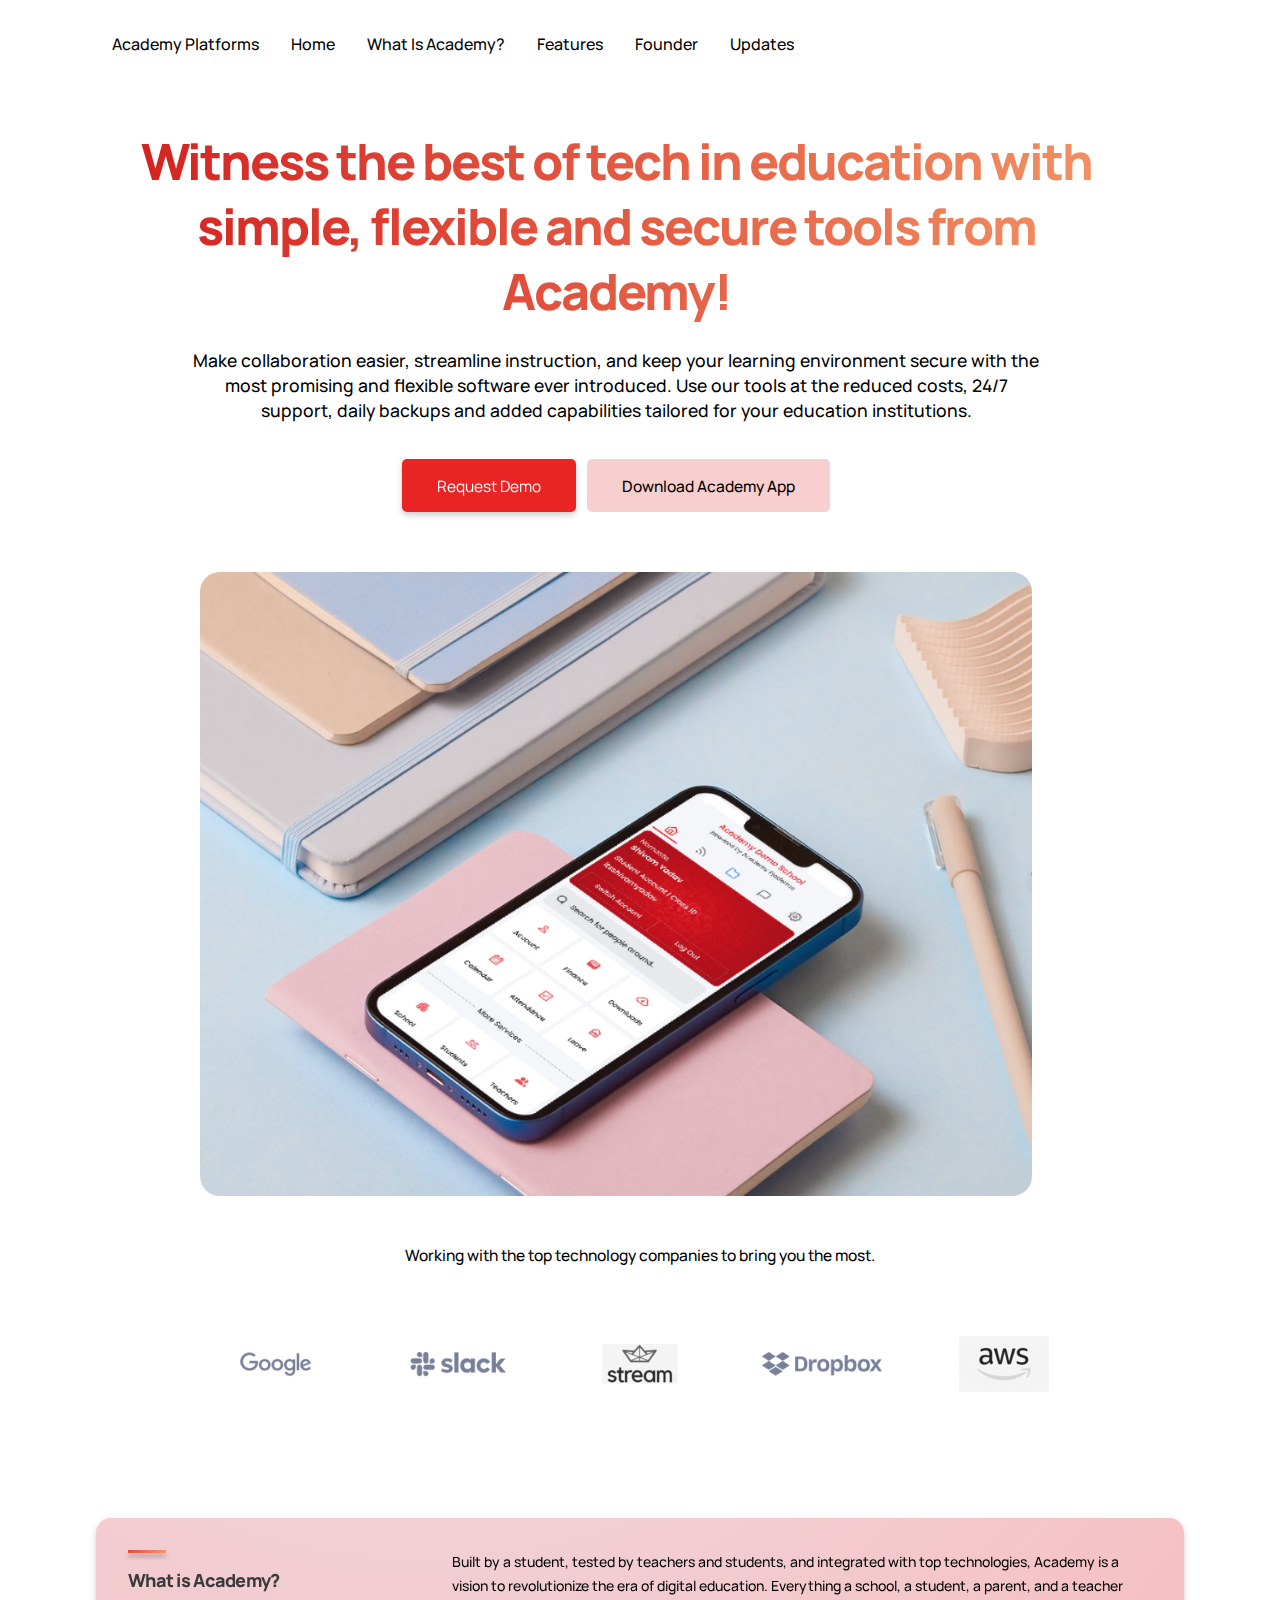
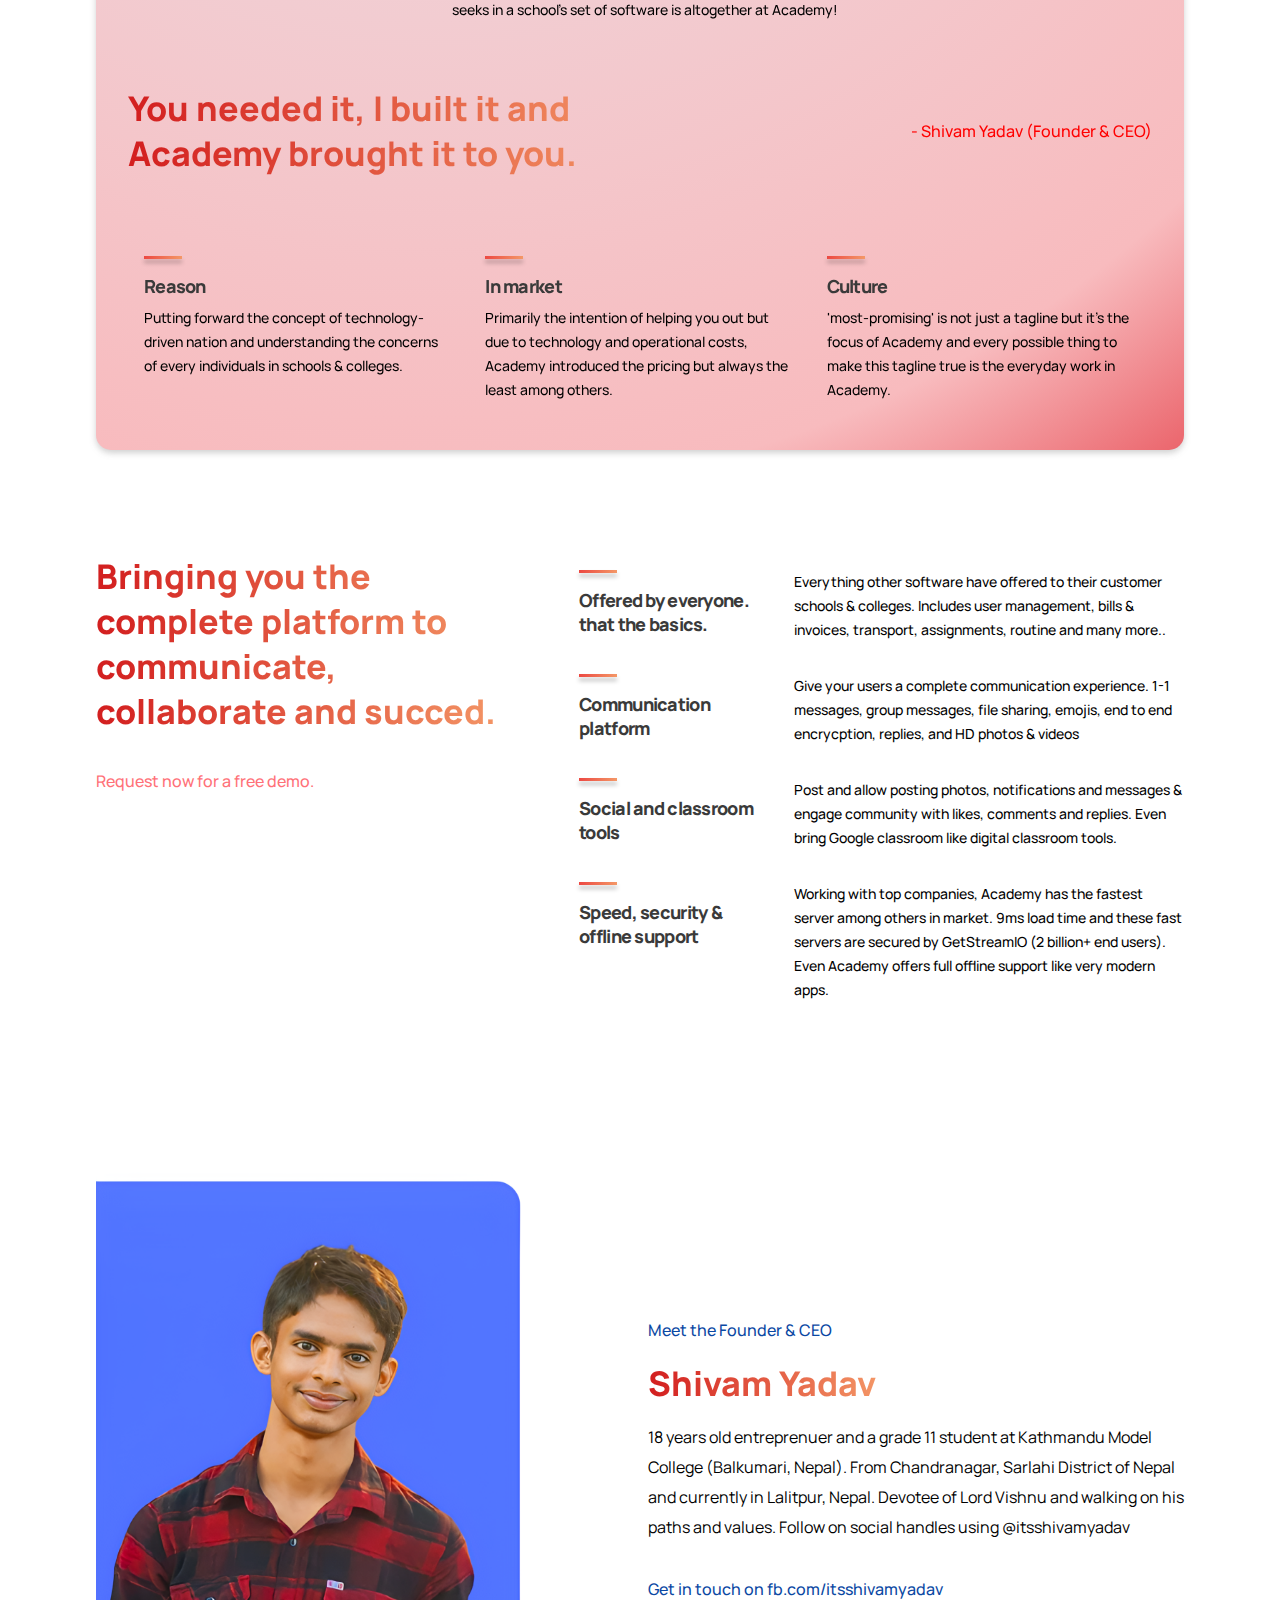
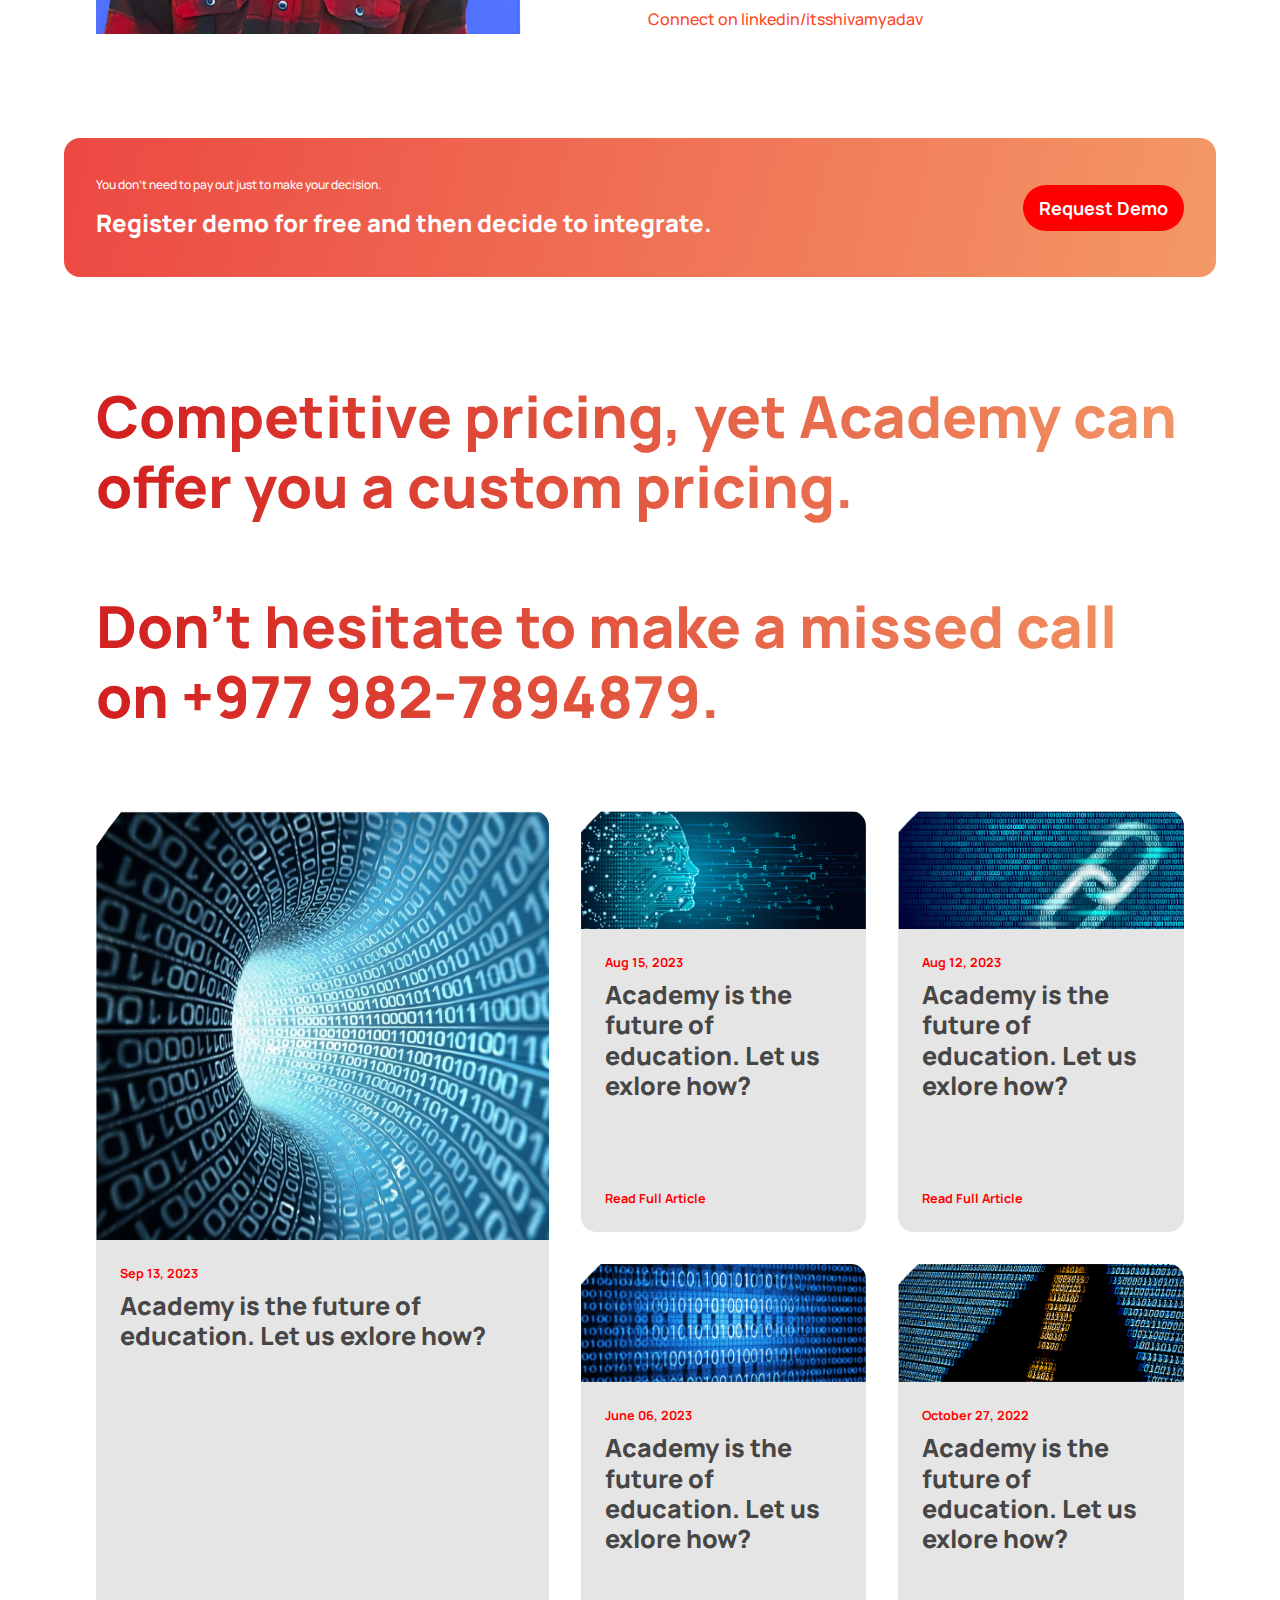
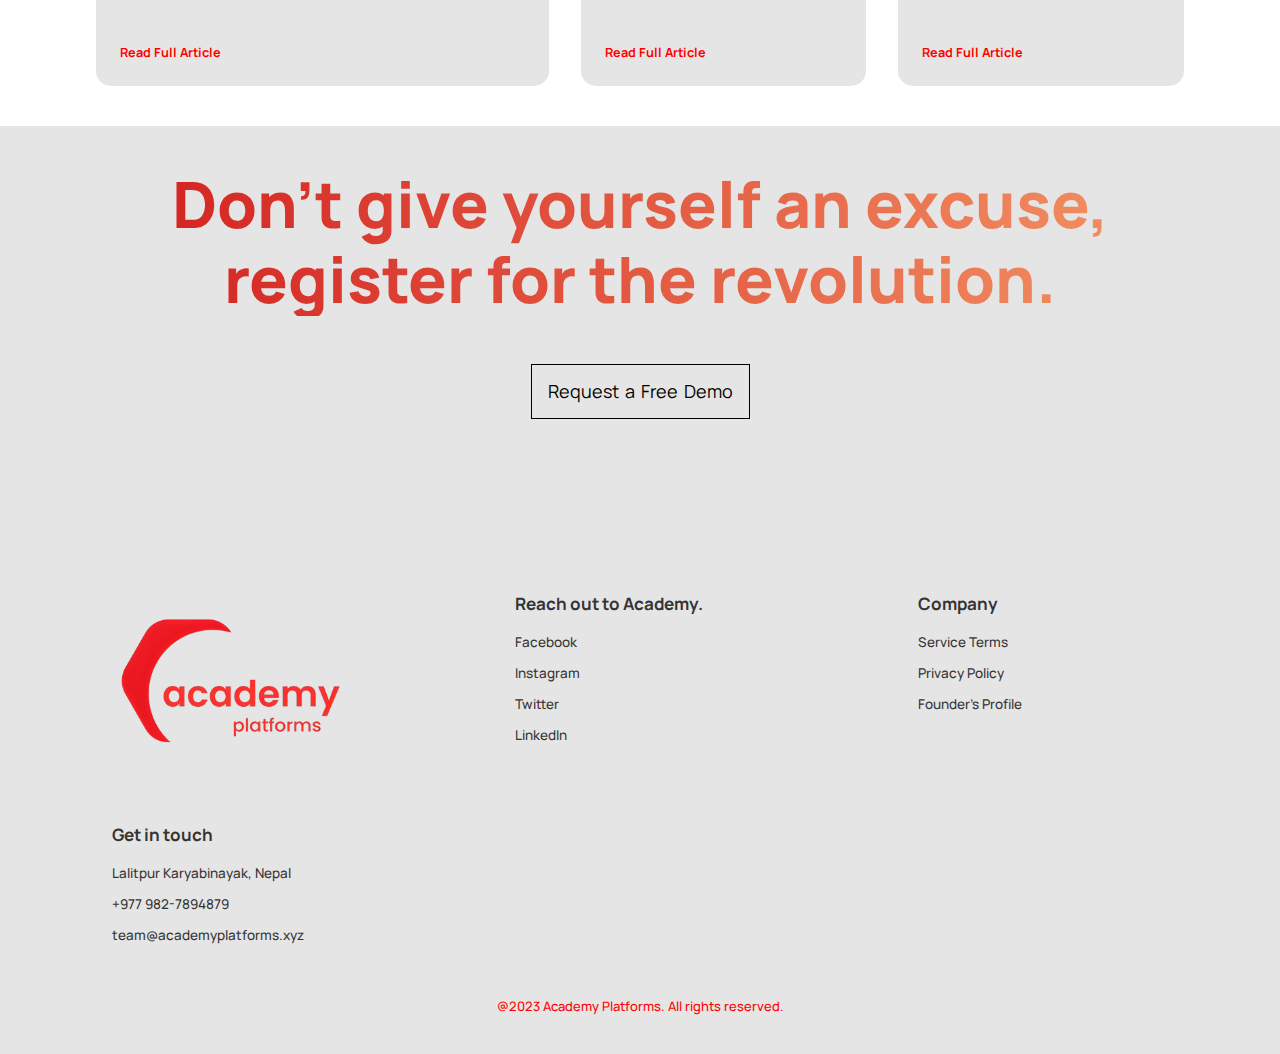
<file: index.html>
<!doctype html><html lang="en"><head><meta charset="utf-8"/><link rel="icon" href="/favicon.ico"/><meta name="viewport" content="width=device-width,initial-scale=1"/><meta name="theme-color" content="#000000"/><meta name="description" content="Witness the best of technology in education with the most promising cloud based solution. Power your educational institutions using the powerful and the flexible tools and features from Academy. Connect to your success partner now."/><link rel="apple-touch-icon" href="/logo192.png"/><link rel="manifest" href="/manifest.json"/><title>Academy | School Management Software</title><script defer="defer" src="/static/js/main.22419c87.js"></script><link href="/static/css/main.a9fc43a4.css" rel="stylesheet"></head><body><div id="root"></div></body></html>
</file>
<file: static/css/main.a9fc43a4.css>
@import url(https://fonts.googleapis.com/css2?family=Manrope:wght@200;300;400;500;600;700;800&display=swap);.academy__blog-container_article{background:#e6e5e5;border-radius:15px;display:flex;flex-direction:column;height:100%;width:100%}.academy__blog-container_article-image{background:var(--color-bg);height:100%;width:100%}.academy__blog-container_article-image img{border-radius:15px 15px 0 0;height:100%;width:100%}.academy__blog-container_article-content{display:flex;flex-direction:column;height:100%;justify-content:space-between;padding:1rem 1.5rem}.academy__blog-container_article-content p{color:red;font-family:var(--font-family);font-size:12.65px;font-weight:700;line-height:35px}.academy__blog-container_article-content h3{color:#464646;cursor:pointer;font-family:var(--font-family);font-size:25.11px;font-weight:800;line-height:30.3px;margin-bottom:5rem}.academy__blog-container_article-content p:last-child{cursor:pointer}@media screen and (max-width:550px){.academy__blog-container_article-content h3{font-size:18px;line-height:25p}}.academy__blog{display:flex;flex-direction:column}.academy__blog-heading{margin-bottom:5rem;text-align:left;width:100%}.academy__blog-heading h1{font-family:var(--font-family);font-size:58px;font-weight:800;line-height:70px}.academy__blog-container{display:flex;flex-direction:row}.academy__blog-container_groupA{flex:0.75 1;margin-right:2rem}.academy__blog-container_groupB{grid-gap:2rem;display:grid;flex:1 1;grid-template-columns:repeat(2,1fr)}@media screen and (max-width:990px){.academy__blog-container{flex-direction:column-reverse}.academy__blog-container_groupA{margin:2rem 0}.academy__blog-container_groupA .academy__blog-container_article{width:48%}.academy__blog-container_groupA .academy__blog-container_article-image{height:250px}}@media screen and (max-width:700px){.academy__blog-container_groupB{grid-template-columns:repeat(1,1fr)}.academy__blog-container_groupA .academy__blog-container_article{width:100%}.academy__blog-heading h1{font-size:46px;line-height:52px}}@media screen and (max-width:550px){.academy__blog-heading h1{font-size:34px;line-height:42px}}.academy__features-container__feature{align-items:flex-start;display:flex;flex-direction:row;justify-content:space-between;margin:1rem;width:100%}.academy__features-container__feature-title{flex:1 1;margin-right:2rem;max-width:180px}.academy__features-container__feature-title h1{color:#3a3a3a;font-family:var(--font-family);font-size:18px;font-weight:800;letter-spacing:-.04em;line-height:24px;margin-top:15px}.academy__features-container__feature-title div{background:var(--gradient-bar);box-shadow:0 4px 4px rgba(0,0,0,.25);height:3px;margin-bottom:.25rem;width:38px}.academy__features-container_feature-text{display:flex;flex:2 1;max-width:390px}.academy__features-container_feature-text p{color:var(--color-text);font-family:var(--font-family);font-size:14px;font-weight:500;line-height:24px}@media screen and (max-width:550px){.academy__features-container__feature-title h1{font-size:14px;line-height:22px}.academy__features-container_feature-text p{font-size:12px;line-height:20px}.academy__features-container__feature{margin:1rem 0}}.academy__features{display:flex;flex-direction:row;justify-content:space-between;width:100%}.academy__features-heading{align-items:flex-start;display:flex;flex:1 1;flex-direction:column;justify-content:flex-start;margin-right:5rem;text-align:left}.academy__features-heading h1{font-family:var(--font-family);font-size:34px;font-weight:800;line-height:45px}.academy__features-heading p{color:var(--color-subtext);cursor:pointer;font-family:var(--font-family);font-size:16px;font-weight:500;line-height:30px;margin-top:2rem}.academy__features-container{align-items:center;display:flex;flex:1.5 1;flex-direction:column;justify-content:flex-start}@media screen and (max-width:990px){.academy__features{flex-direction:column}.academy__features-heading{margin:0 0 2rem}}@media screen and (max-width:550px){.academy__features-heading h1{font-size:28px;line-height:38px}}.academy__footer{align-items:center;background:#e6e5e5;display:flex;flex-direction:column;justify-content:center}.academy__footer-heading{margin-bottom:3rem;text-align:center;width:100%}.academy__footer-heading h1{font-family:var(--font-family);font-size:64px;font-weight:800;line-height:75px}.academy__footer-btn{align-items:center;border:1px solid #000;cursor:pointer;display:flex;justify-content:center;margin-bottom:10rem;padding:1rem;text-align:center}.academy__footer-btn a,.academy__footer-btn p{color:#000;font-family:var(--font-family);font-size:18px;line-height:21px;word-spacing:2px}.academy__footer-links{align-items:flex-start;display:flex;flex-direction:row;flex-wrap:wrap;justify-content:space-between;text-align:left;width:100%}.academy__footer-links div{margin:1rem;width:250px}.academy__footer-links_logo{display:flex;flex-direction:column}.academy__footer-links_logo img{height:100%;margin-bottom:1rem;width:100%}.academy__footer-links_logo p{color:#000;font-family:var(--font-family);font-size:16px;line-height:18px}.academy__footer-links_div{display:flex;flex-direction:column;justify-content:flex-start}.academy__footer-links_div h4{color:#333;font-family:var(--font-family);font-size:17px;line-height:18px;margin-bottom:.9rem}.academy__footer-links_div p{color:#333}.academy__footer-links_div a,.academy__footer-links_div p{cursor:pointer;font-family:var(--font-family);font-size:13.5px;line-height:15px;margin:.5rem 0}.academy__footer-links_div a{color:#353535;font-weight:500}.academy__footer-copyright{margin-top:2rem;text-align:center;width:100%}.academy__footer-copyright p{color:red;font-family:var(--font-family);font-size:13px;font-weight:500;line-height:15px}@media screen and (max-width:850px){.academy__footer-heading h1{font-size:44px;line-height:50px}}@media screen and (max-width:550px){.academy__footer-heading h1{font-size:36px;line-height:42px}.academy__footer-links div{margin:1rem 0}.academy__footer-btn p{font-size:15.5px;line-height:20px}}@media screen and (max-width:400px){.academy__footer-heading h1{font-size:29px;line-height:38px}}.academy__header{display:flex;flex-direction:row}.academy__header-content{align-items:center;display:flex;flex:1 1;flex-direction:column;justify-content:center;margin-right:3rem}.academy__header-content h1{font-size:50px;font-weight:800;letter-spacing:-.04em;line-height:65px}.academy__header-content h1,.academy__header-content p{align-content:center;font-family:var(--font-family);text-align:center}.academy__header-content p{color:var(--color-text);font-size:17.5px;font-weight:500;line-height:25px;margin-left:6rem;margin-right:6rem;margin-top:1.5rem}.button-container{align-items:start;display:flex;justify-content:start;padding:20px 0}.sign-in-button{background:#e92424;color:#fff;-webkit-filter:drop-shadow(0 3px 3px rgba(0,0,0,.2));filter:drop-shadow(0 3px 3px rgba(0,0,0,.2))}.register-button,.sign-in-button{border:none;border-radius:5px;cursor:pointer;font-family:var(--font-family);font-size:15.5px;margin-top:1rem;padding:15.5px 35px;transition:background-color .3s ease}.register-button{background:#f7cfcf;color:#000;font-weight:500;margin-left:.65rem}.academy__header-image{border:none;border-radius:30px;display:flex;flex:1 1;flex-direction:row;justify-content:space-around;margin-top:40px;max-width:80%}.academy__header-image img{border-radius:20px;height:100%;width:100%}@media screen and (max-width:1050px){.academy__header{flex-direction:column}.academy__header-content p{font-size:14px;line-height:24px;margin:1rem 0 0}.academy__header-content{margin:0}}@media screen and (max-width:650px){.academy__header-content h1{font-size:48px;line-height:60px}.academy__header-content{margin:0}.academy__header-content p{font-size:14px;line-height:24px;margin:1rem 0 0}.button-container{align-items:start;flex-direction:column;justify-content:start}.register-button-2,.sign-in-button{align-items:start;margin:0;width:100%}.academy__header-image{flex-direction:column;margin-top:20px;max-width:100%}.academy__header-image img{border-radius:10px}}@media screen and (max-width:490px){.academy__header-content{align-content:start;align-items:start}.academy__header-content h1{font-size:31px;line-height:40px;text-align:start}.academy__header-content p{font-size:14px;line-height:24px;margin:1rem 0 0;text-align:start}.button-container{align-items:start;flex-direction:column;justify-content:start}.register-button-2{align-content:start;align-items:start;background-color:#e92424;color:#fff;margin-left:0;margin-top:.5rem}.academy__header-image{flex-direction:column;margin-top:20px;max-width:100%}.academy__header-image img{border-radius:10px}}.academy__founder{display:flex;flex-direction:row}.academy__founder-image{align-items:center;display:flex;flex:1 1;justify-content:flex-start;margin-right:1rem}.academy__founder-image img{height:100%;width:100%}.academy__founder-content{align-items:flex-start;display:flex;flex:1 1;flex-direction:column;justify-content:flex-end}.academy__founder-content h4{color:#0b48a3;font-family:var(--font-family);font-size:16px;font-weight:500;line-height:30px}.academy__founder-content h4:last-child{color:#ff8a71}.academy__founder-content h1{font-family:var(--font-family);font-size:34px;font-weight:800;line-height:45px;margin:1rem 0}.academy__founder-content p{color:var(--color-text);font-weight:400;margin-bottom:2rem}.academy__founder-content a,.academy__founder-content p{font-family:var(--font-family);font-size:16px;line-height:30px}.academy__founder-content a{color:#0b48a3;font-weight:500}.academy__founder-content a:last-child{color:#fd461d}@media screen and (max-width:950px){.academy__founder{flex-direction:column}.academy__founder-image{margin:1rem 0}.academy__founder-image img{height:auto;width:auto}.academy__founder-content{margin-top:2rem}}@media screen and (max-width:700px){.academy__founder-image img{height:100%;width:100%}}.academy__whatAcademy{background:var(--color-footer);background:radial-gradient(circle at 30% -100%,#eed7dd 25%,#f8bbbe 85%,#eb656c 100%);border-radius:15px;display:flex;-webkit-filter:drop-shadow(0 3px 3px rgba(66,66,66,.25));filter:drop-shadow(0 3px 3px rgba(66,66,66,.25));flex-direction:column;padding:2rem}.academy__whatAcademy-feature{display:flex}.academy__whatAcademy-feature .academy__features-container__feature{margin:0}.academy__whatAcademy-feature .academy__features-container_feature-text{max-width:700px}.academy__whatAcademy-heading{align-items:center;display:flex;flex-direction:row;justify-content:space-between;margin:4rem 0 2rem}.academy__whatAcademy-heading h1{font-family:var(--font-family);font-size:34px;font-weight:800;line-height:45px;max-width:510px}.academy__whatAcademy-heading p{color:red;font-family:var(--font-family);font-size:16px;font-weight:500;line-height:30px}.academy__whatAcademy-container{display:flex;flex-direction:row;flex-wrap:wrap;margin-top:2rem}.academy__whatAcademy-container .academy__features-container__feature{display:inline;display:initial;flex:1 1;flex-direction:column;margin:1rem;min-width:210px}.academy__whatAcademy-container .academy__features-container_feature-text{margin-top:.5rem}@media screen and (max-width:850px){.academy__whatAcademy-heading{align-items:flex-start;flex-direction:column;margin-bottom:0}.academy__whatAcademy-heading p{margin-top:1rem}}@media screen and (max-width:650px){.academy__whatAcademy-feature .academy__features-container__feature{flex-direction:column}.academy__whatAcademy-feature .academy__features-container_feature-text{margin-top:.5rem}.academy__whatAcademy-heading h1{font-size:28px;line-height:40px}}@media screen and (max-width:350px){.academy__whatAcademy-container .academy__features-container__feature{margin:1rem 0;min-width:100%}}.academy__brand{flex-wrap:wrap;margin:0}.academy__brand,.academy__brand div{align-items:center;display:flex;justify-content:center}.academy__brand div{flex:1 1;margin:1rem;max-width:150px;min-width:120px}.academy__brand p{color:#000;font-family:var(--font-family);font-size:15.5px;font-weight:500;line-height:38px;margin:0 1.5rem;text-align:center}.academy__cta{align-items:center;background:var(--gradient-bar);border-radius:1rem;display:flex;flex-direction:row;justify-content:space-between;margin:4rem;padding:2rem}.academy__cta-content{color:#fff;display:flex;flex-direction:column;text-align:left}.academy__cta-content p{font-family:var(--font-family);font-size:12px;font-weight:500;line-height:30px}.academy__cta-content h3{font-family:var(--font-family);font-size:24px;font-weight:800;line-height:45px}.academy__cta-btn{align-items:center;display:flex;justify-content:center;margin-left:2rem}.academy__cta-btn button{background:red;border:none;border-radius:2rem;color:#fff;cursor:pointer;font-family:var(--font-family);font-size:18px;font-weight:700;line-height:30px;min-width:150px;outline:none;padding:.5rem 1rem}@media screen and (max-width:650px){.academy__cta{flex-direction:column}.academy__cta-btn{margin:2rem 0 0}}@media screen and (max-width:550px){.academy__cta{flex-direction:column;margin:4rem 2rem}.academy__cta-content h3{font-size:18px;line-height:32px}.academy__cta-btn button{font-size:14px;line-height:28px}}.academy__navbar{align-items:center;display:flex;justify-content:space-between;padding:2rem 6rem}.academy__navbar-links{align-items:stretch;display:flex;flex:1 1;justify-content:flex-start}.academy__navbar-links_logo{margin-right:2rem}.academy__navbar-links_logo img{height:16.02px;width:62.56px}.academy__navbar-links_container{display:flex;flex-direction:row}.academy__navbar-sign{align-items:center;display:flex;justify-content:flex-end}.academy__navbar-links_container p,.academy__navbar-menu_container p,.academy__navbar-sign p{color:#000;cursor:pointer;font-family:var(--font-family);font-size:16px;font-weight:500;line-height:25px;margin:0 1rem;text-transform:capitalize}.academy__navbar-menu_container button,.academy__navbar-sign button{background:#ff4820;border:none;border-radius:5px;color:#000;cursor:pointer;font-family:var(--font-family);font-size:18px;font-weight:500;line-height:25px;outline:none;padding:.5rem 1rem}.academy__navbar-menu{display:none;margin-left:1rem;position:relative}.academy__navbar-menu svg{cursor:pointer}.academy__navbar-menu_container{align-items:flex-end;background:var(--color-footer);border-radius:5px;box-shadow:0 0 5px rgba(0,0,0,.2);color:#000;display:flex;flex-direction:column;justify-content:flex-end;margin-top:1rem;min-width:210px;padding:2rem;position:absolute;right:0;text-align:end;top:40px}.academy__navbar-menu_container p{color:#000;margin:1rem 0}.academy__navbar-menu_container-links-sign{display:none}@media screen and (max-width:1050px){.academy__navbar-links_container{display:none}.academy__navbar-menu{display:flex}}@media screen and (max-width:700px){.academy__navbar{padding:2rem 4rem}}@media screen and (max-width:550px){.academy__navbar{padding:2rem}.academy__navbar-sign{display:none}.academy__navbar-menu_container{top:20px}.academy__navbar-menu_container-links-sign{display:block}}.terms__features-container__feature{align-items:flex-start;display:flex;flex-direction:column;justify-content:space-between;margin:1rem;width:100%}.terms__features-container__feature-title{flex:1 1;margin-right:2rem;max-width:100%}.terms__features-container__feature-title h1{color:#3a3a3a;font-family:var(--font-family);font-size:18px;font-weight:800;letter-spacing:-.04em;line-height:24px;margin-top:15px}.terms__features-container__feature-title div{background:var(--gradient-bar);box-shadow:0 4px 4px rgba(0,0,0,.25);height:3px;margin-bottom:.25rem;width:38px}.terms__features-container_feature-text{display:flex;flex:2 1;max-width:100%}.terms__features-container_feature-text p{color:var(--color-text);font-family:var(--font-family);font-size:14px;font-weight:500;line-height:24px;margin-top:5px}@media screen and (max-width:550px){.terms__features-container__feature-title h1{font-size:14px;line-height:22px;margin-bottom:.4rem}.terms__features-container_feature-text p{font-size:12px;line-height:20px}.terms__features-container__feature{margin:1rem 0}}.academy__privacypolicy{background:var(--color-footer);background:radial-gradient(circle at 30% -100%,#eed7dd 25%,#f8bbbe 85%,#eb656c 100%);border-radius:15px;display:flex;-webkit-filter:drop-shadow(0 4px 4px rgba(0,0,0,.25));filter:drop-shadow(0 4px 4px rgba(0,0,0,.25));flex-direction:column;padding:2rem}.academy__privacypolicy-feature{display:flex}.academy__privacypolicy-feature .academy__privacypolicy-container__feature{margin:0}.academy__privacypolicy-feature .academy__privacypolicy-container_feature-text{max-width:700px}.academy__privacypolicy-heading{align-items:center;display:flex;flex-direction:row;justify-content:space-between;margin:4rem 1rem 2rem}.academy__privacypolicy-heading h1{font-family:var(--font-family);font-size:34px;font-weight:800;line-height:45px;max-width:510px}.academy__privacypolicy-heading p{color:red;font-family:var(--font-family);font-size:16px;font-weight:500;line-height:30px}.academy__privacypolicy-container{display:flex;flex-direction:row;flex-wrap:wrap;margin-top:2rem}.academy__privacypolicy-container .academy__privacypolicy-container__feature{display:inline;display:initial;flex:1 1;flex-direction:column;margin:1rem;min-width:210px}.academy__privacypolicy-container .academy__privacypolicy-container_feature-text{margin-top:.5rem}@media screen and (max-width:850px){.academy__privacypolicy-heading{align-items:flex-start;flex-direction:column;margin-bottom:0}.academy__privacypolicy-heading p{margin-top:1rem}}@media screen and (max-width:650px){.academy__privacypolicy-feature .academy__privacypolicy-container__feature{flex-direction:column}.academy__privacypolicy-feature .academy__privacypolicy-container_feature-text{margin-top:.5rem}.academy__privacypolicy-heading h1{font-size:28px;line-height:40px}}@media screen and (max-width:350px){.academy__privacypolicy-container .academy__privacypolicy-container__feature{margin:1rem 0;min-width:100%}}.academy__serviceterms{background:var(--color-footer);background:radial-gradient(circle at 30% -100%,#eed7dd 25%,#f8bbbe 85%,#eb656c 100%);border-radius:15px;display:flex;-webkit-filter:drop-shadow(0 4px 4px rgba(0,0,0,.25));filter:drop-shadow(0 4px 4px rgba(0,0,0,.25));flex-direction:column;padding:2rem}.academy__serviceterms-feature{display:flex}.academy__serviceterms-feature .academy__serviceterms-container__feature{margin:0}.academy__serviceterms-feature .academy__serviceterms-container_feature-text{max-width:700px}.academy__serviceterms-heading{align-items:center;display:flex;flex-direction:row;justify-content:space-between;margin:4rem 1rem 2rem}.academy__serviceterms-heading h1{font-family:var(--font-family);font-size:34px;font-weight:800;line-height:45px;max-width:510px}.academy__serviceterms-heading p{color:red;font-family:var(--font-family);font-size:16px;font-weight:500;line-height:30px}.academy__serviceterms-container{display:flex;flex-direction:row;flex-wrap:wrap;margin-top:2rem}.academy__serviceterms-container .academy__serviceterms-container__feature{display:inline;display:initial;flex:1 1;flex-direction:column;margin:1rem;min-width:210px}.academy__serviceterms-container .academy__serviceterms-container_feature-text{margin-top:.5rem}@media screen and (max-width:850px){.academy__serviceterms-heading{align-items:flex-start;flex-direction:column;margin-bottom:0}.academy__serviceterms-heading p{margin-top:1rem}}@media screen and (max-width:650px){.academy__serviceterms-feature .academy__serviceterms-container__feature{flex-direction:column}.academy__serviceterms-feature .academy__serviceterms-container_feature-text{margin-top:.5rem}.academy__serviceterms-heading h1{font-size:28px;line-height:40px}}@media screen and (max-width:350px){.academy__serviceterms-container .academy__serviceterms-container__feature{margin:1rem 0;min-width:100%}}*{box-sizing:border-box;margin:0;padding:0;scroll-behavior:smooth}body{background:var(--color-bg)}a{color:inherit;text-decoration:none}.gradient__text{-webkit-text-fill-color:transparent;background:var(--gradient-text);background-clip:text;-webkit-background-clip:text}.section__padding{padding:2.5rem 6rem}.section__margin{margin:4rem 6rem}.scale-up-center{-webkit-animation:scale-up-center .4s cubic-bezier(.39,.575,.565,1) both;animation:scale-up-center .4s cubic-bezier(.39,.575,.565,1) both}@-webkit-keyframes scale-up-center{0%{-webkit-transform:scale(.5);transform:scale(.5)}to{-webkit-transform:scale(1);transform:scale(1)}}@keyframes scale-up-center{0%{-webkit-transform:scale(.5);transform:scale(.5)}to{-webkit-transform:scale(1);transform:scale(1)}}@media screen and (max-width:700px){.section__padding{padding:4rem}.section__margin{margin:4rem}}@media screen and (max-width:550px){.section__padding{padding:2.5rem 2rem}.section__margin{margin:4rem 2rem}}:root{--font-family:"Manrope",sans-serif;--gradient-text:linear-gradient(89.97deg,#d32020 1.84%,#f49867 102.67%);--gradient-bar:linear-gradient(103.22deg,#eb3d3d -13.86%,#f49867 99.55%);--color-bg:#fff;--color-footer:#fff;--color-blog:#fff;--color-text:#000;--color-subtext:#ff7178}
/*# sourceMappingURL=main.a9fc43a4.css.map*/
</file>
